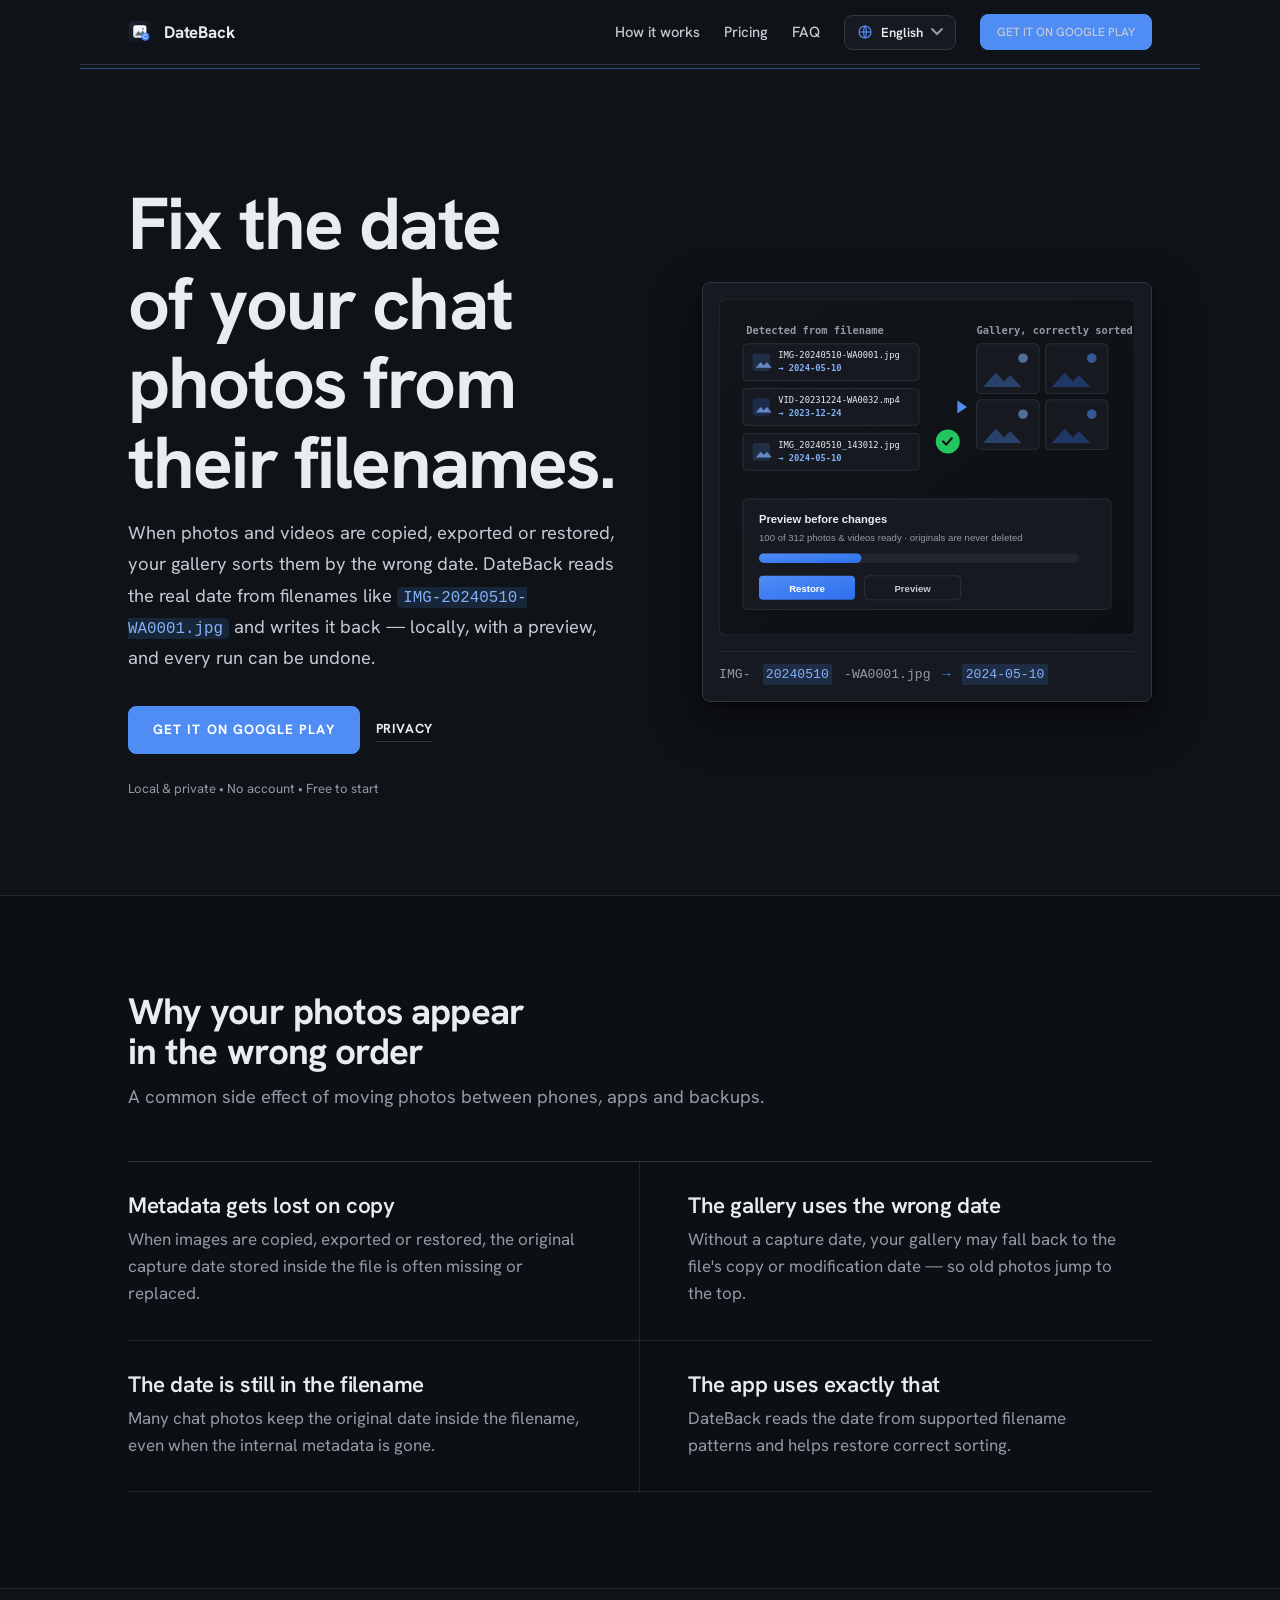
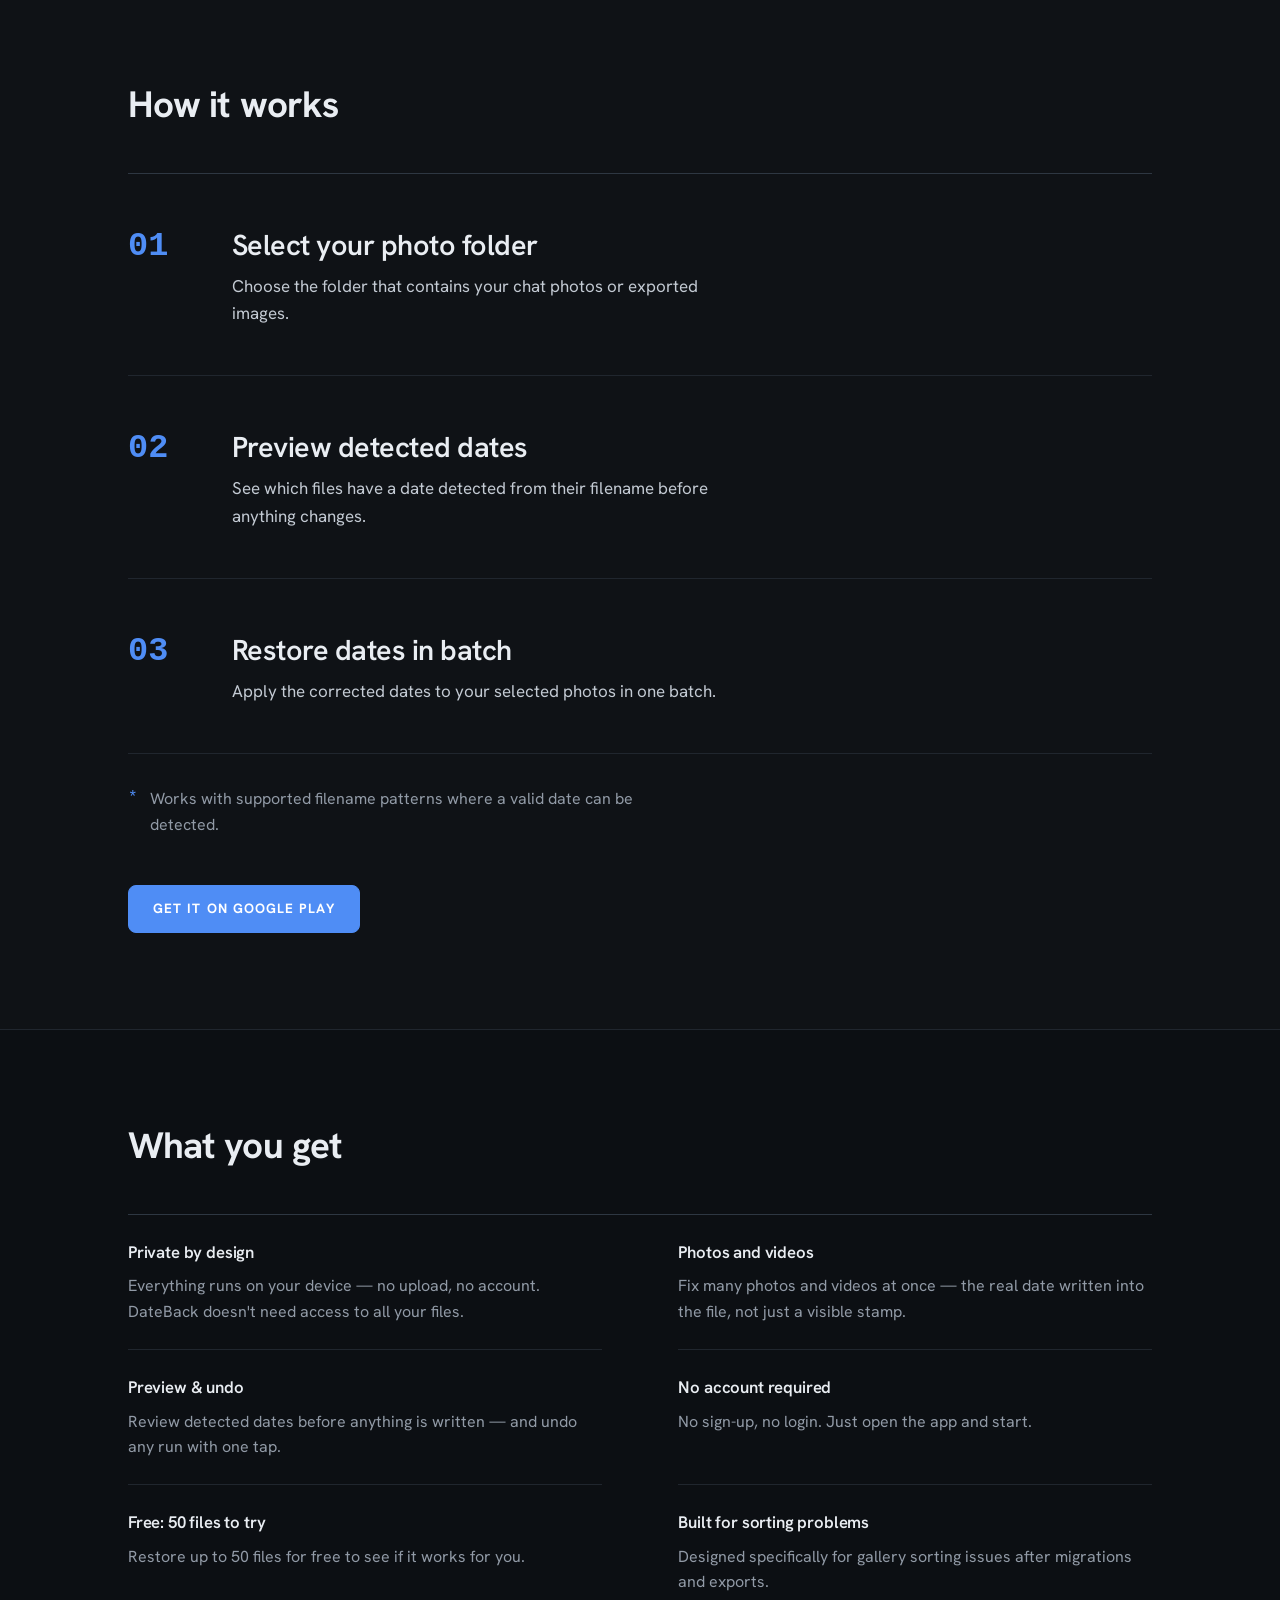
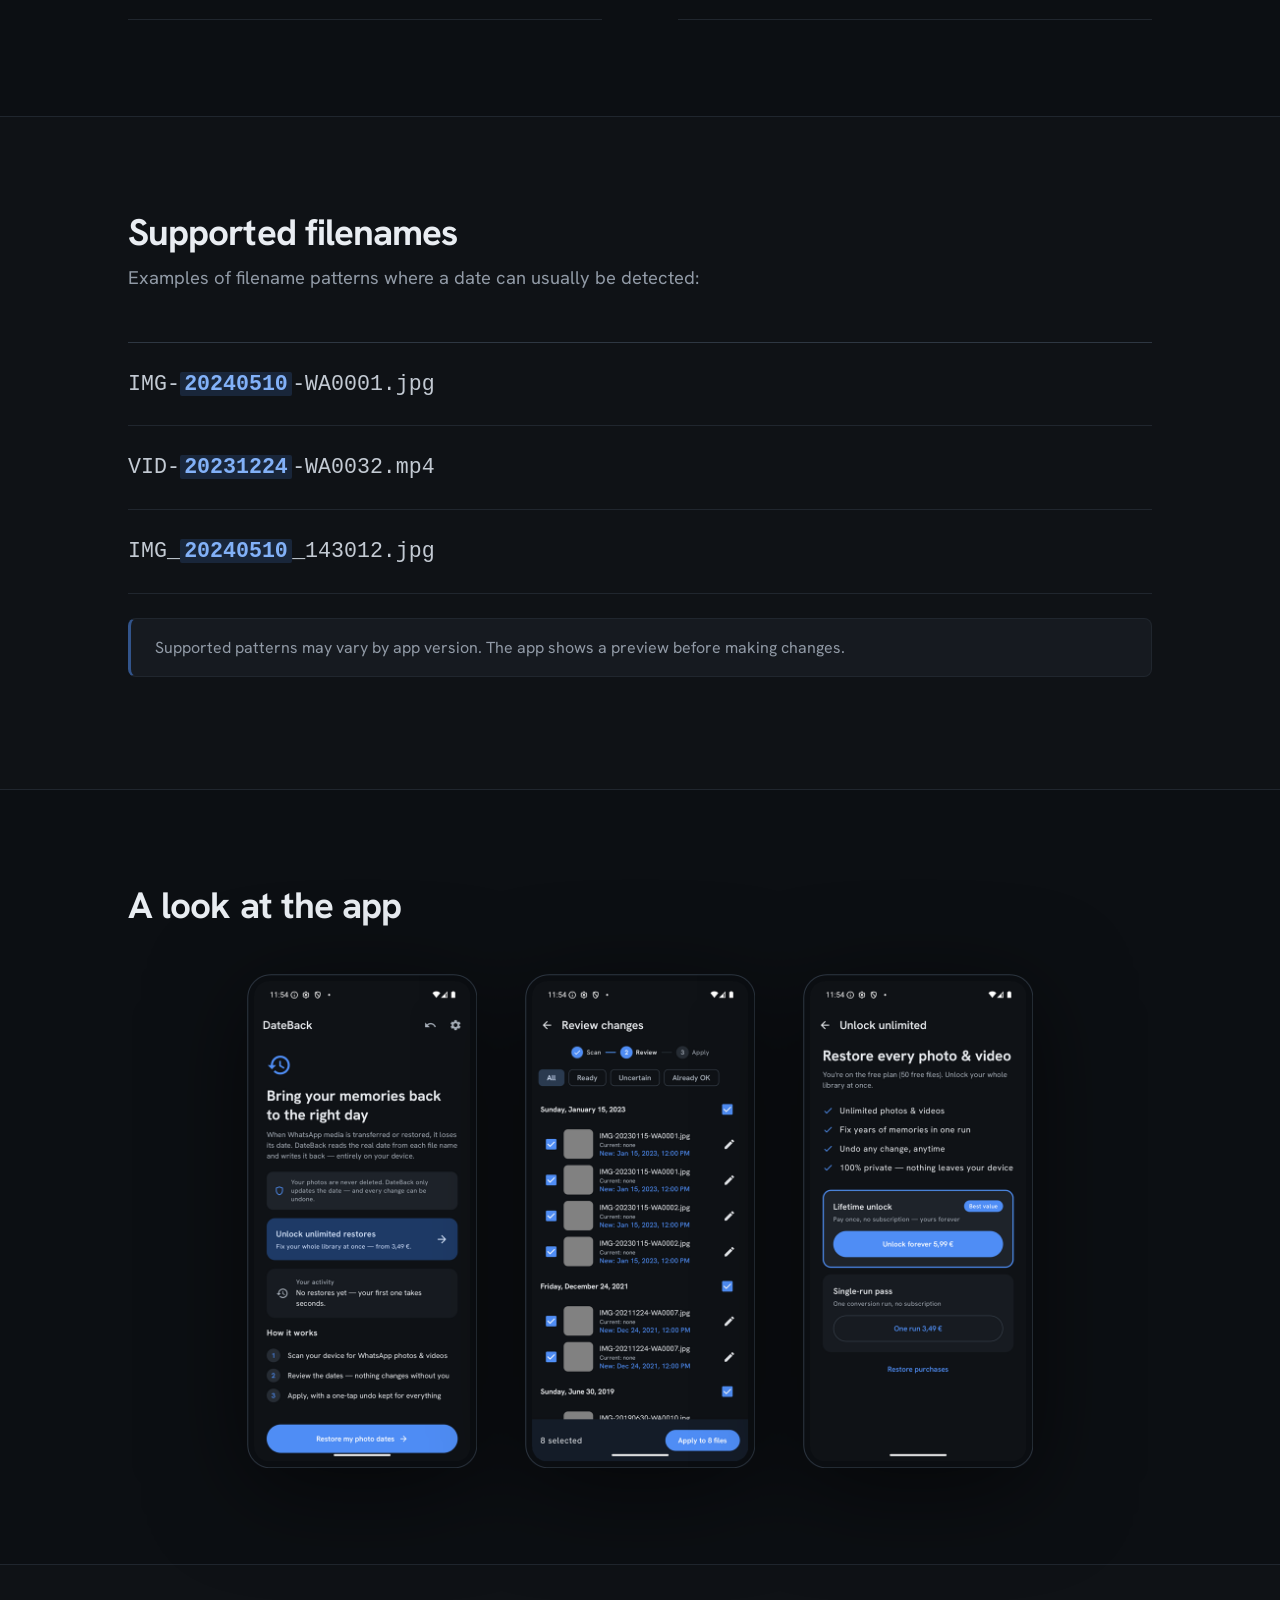
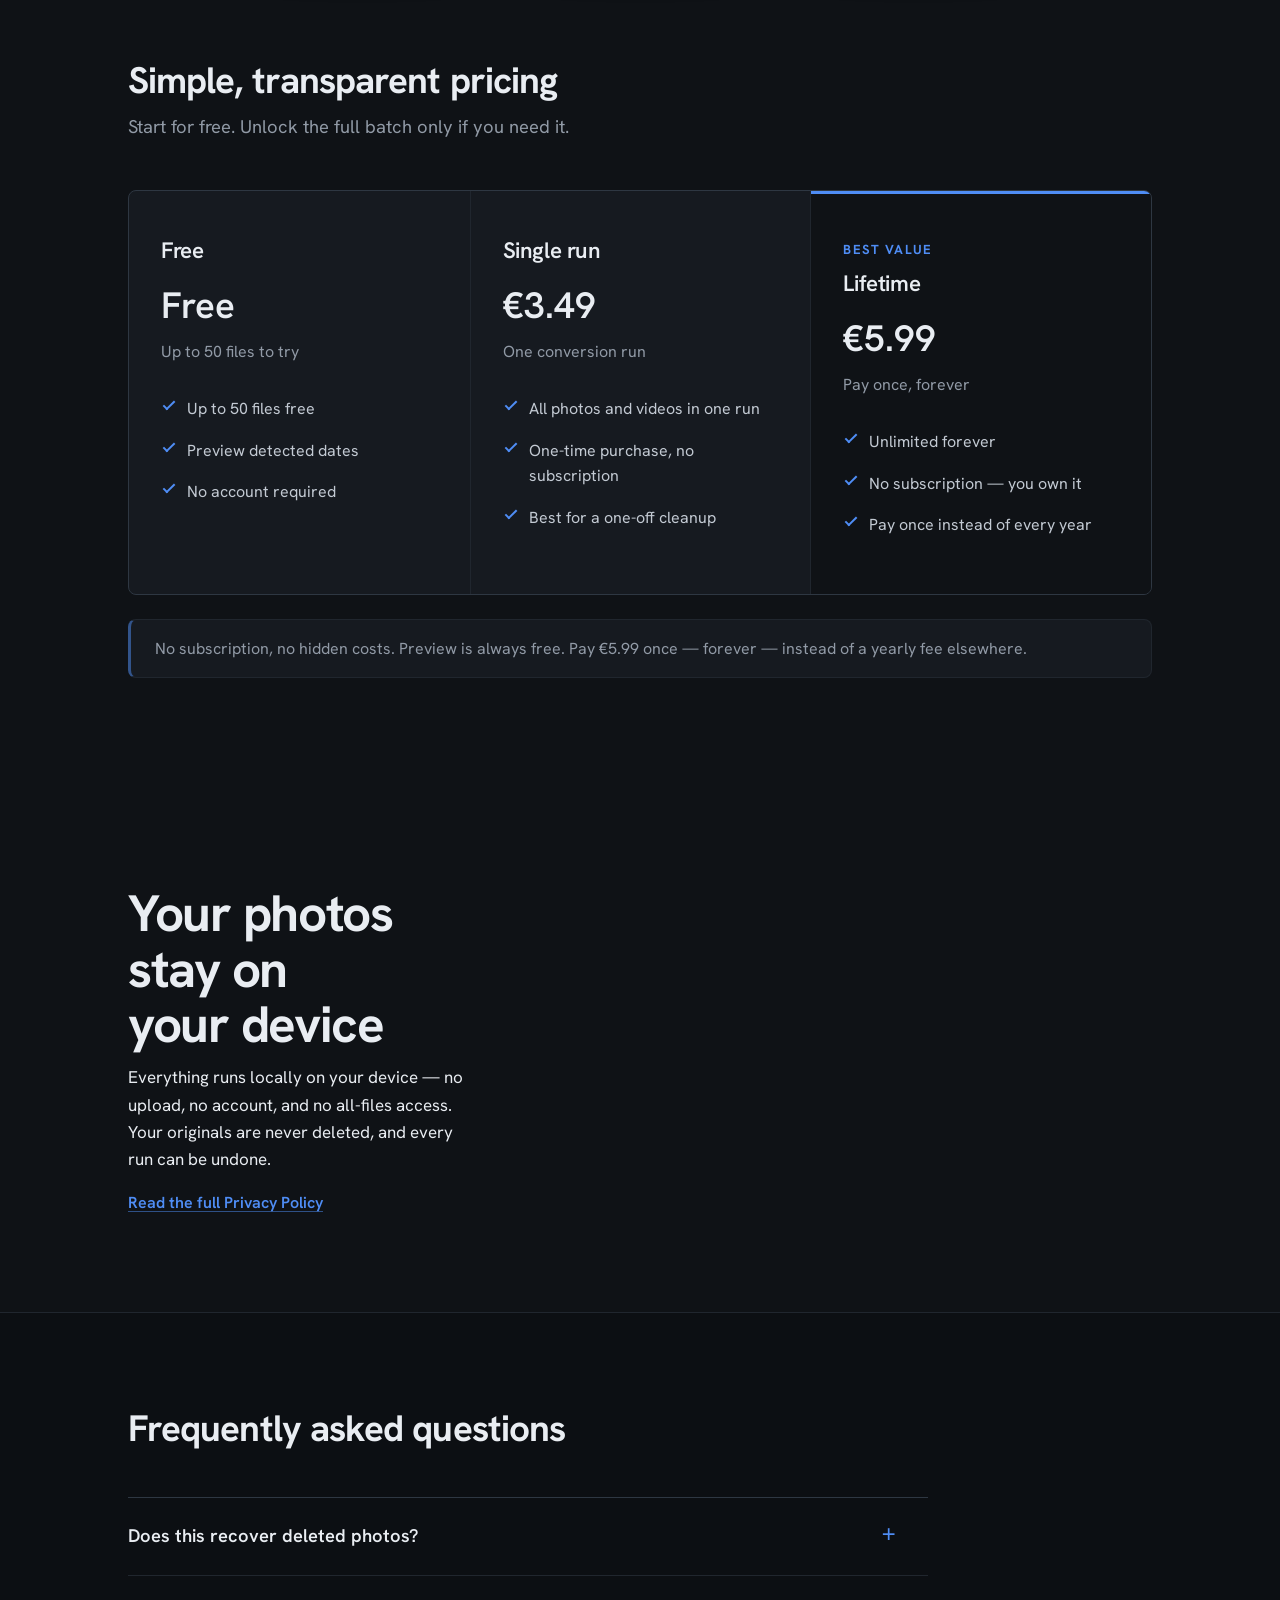
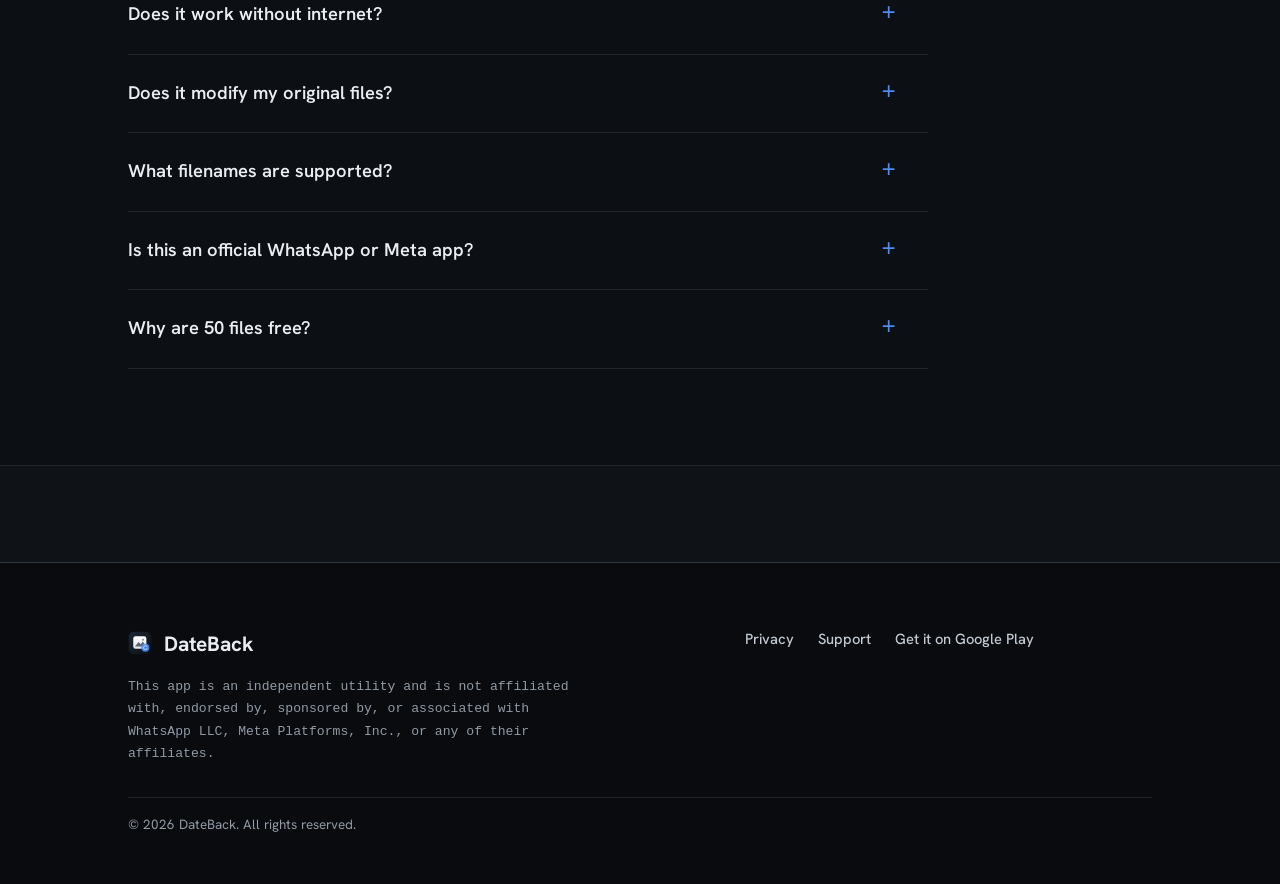
<file: index.html>
<!DOCTYPE html>
<html lang="de">
<head>
  <meta charset="UTF-8">
  <meta name="viewport" content="width=device-width, initial-scale=1">
  <title data-i18n="meta.title">DateBack – Fotodaten aus Dateinamen wiederherstellen</title>
  <meta name="description" data-i18n-attr="content" data-i18n="meta.desc" content="Stelle Fotodaten aus unterstützten Chat-Dateinamen wieder her und behebe Sortierprobleme in der Galerie – lokal auf deinem Android-Gerät.">
  <link rel="canonical" href="https://example.github.io/"><!-- TODO: replace with the real GitHub Pages URL -->

  <!-- Open Graph -->
  <meta property="og:title" content="DateBack">
  <meta property="og:description" data-i18n-attr="content" data-i18n="meta.desc" content="Fotodaten aus unterstützten Dateinamen wiederherstellen und die Galerie-Sortierung korrigieren.">
  <meta property="og:type" content="website">

  <!-- Favicon from the app icon -->
  <link rel="icon" type="image/svg+xml" href="assets/icon.svg">
  <link rel="apple-touch-icon" href="assets/icon.svg">

  <link rel="stylesheet" href="assets/styles.css">
</head>
<body>

  <header class="site-header">
    <div class="container nav">
      <a class="brand" href="index.html">
        <img src="assets/icon.svg" alt="" width="26" height="26">
        <span>DateBack</span>
      </a>
      <nav class="nav-links">
        <a class="nav-only-desktop" href="#how" data-i18n="nav.how">So funktioniert's</a>
        <a class="nav-only-desktop" href="#pricing" data-i18n="nav.pricing">Preise</a>
        <a class="nav-only-desktop" href="#faq" data-i18n="nav.faq">FAQ</a>
        <!-- Language switcher (enhanced by assets/i18n.js; the select is the fallback) -->
        <select id="langSwitcher" class="lang-switcher" aria-label="Sprache / Language"></select>
        <!-- TODO: replace "#" with the real Google Play URL -->
        <a class="btn btn-primary" href="https://play.google.com/store/apps/details?id=com.dateback.app" rel="nofollow" data-i18n="cta.play">Bei Google Play laden</a>
      </nav>
    </div>
  </header>

  <main>

    <!-- 1. HERO / FRONTISPIECE -->
    <section class="hero">
      <div class="container hero-grid">
        <div>
          <h1 data-i18n="hero.h1">Korrigiere das Datum deiner Chat-Fotos aus dem Dateinamen.</h1>
          <p class="hero-lead" data-i18n="hero.lead">
            Wenn Fotos und Videos kopiert, exportiert oder wiederhergestellt werden, sortiert deine
            Galerie sie nach dem falschen Datum. DateBack liest das echte Datum aus Dateinamen wie
            <code>IMG-20240510-WA0001.jpg</code> und schreibt es zurück – lokal, mit Vorschau und
            jederzeit umkehrbar.
          </p>
          <div class="hero-cta">
            <!-- TODO: replace "#" with the real Google Play URL -->
            <a class="btn btn-primary" href="https://play.google.com/store/apps/details?id=com.dateback.app" rel="nofollow" data-i18n="cta.play">Bei Google Play laden</a>
            <a class="link-cta" href="privacy.html" data-i18n="nav.privacy">Datenschutz</a>
          </div>
          <p class="hero-meta" data-i18n="hero.eyebrow">Lokal & privat • Kein Konto • Kostenlos starten</p>
        </div>
        <figure class="plate">
          <img src="assets/app-preview.svg"
               alt="Abstrakte Vorschau: Dateinamen mit erkannten Daten werden wiederhergestellt und in der Galerie sortiert"
               width="520" height="420" fetchpriority="high">
          <figcaption>
            IMG-<mark>20240510</mark>-WA0001.jpg
            <span class="arrow" aria-hidden="true">→</span>
            <mark>2024-05-10</mark>
          </figcaption>
        </figure>
      </div>
    </section>

    <!-- 2. § 00 — PROBLEM (ledger) -->
    <section id="problem" class="band">
      <div class="container">
        <div class="section-head">
          <h2 data-i18n="problem.h2">Warum deine Fotos in der falschen Reihenfolge erscheinen</h2>
          <p class="muted" data-i18n="problem.sub">Ein häufiger Nebeneffekt beim Wechsel zwischen Handys, Apps und Backups.</p>
        </div>
        <div class="ledger">
          <div class="ledger__row">
            <h3 data-i18n="problem.c1.t">Metadaten gehen beim Kopieren verloren</h3>
            <p data-i18n="problem.c1.b">Beim Kopieren, Exportieren oder Wiederherstellen fehlt das ursprüngliche Aufnahmedatum in der Datei oft oder wird ersetzt.</p>
          </div>
          <div class="ledger__row">
            <h3 data-i18n="problem.c2.t">Die Galerie nutzt das falsche Datum</h3>
            <p data-i18n="problem.c2.b">Ohne Aufnahmedatum greift die Galerie auf das Kopier- oder Änderungsdatum zurück – alte Fotos springen nach oben.</p>
          </div>
          <div class="ledger__row">
            <h3 data-i18n="problem.c3.t">Das Datum steckt noch im Dateinamen</h3>
            <p data-i18n="problem.c3.b">Viele Chat-Fotos behalten das ursprüngliche Datum im Dateinamen, auch wenn die internen Metadaten fehlen.</p>
          </div>
          <div class="ledger__row">
            <h3 data-i18n="problem.c4.t">Genau das nutzt die App</h3>
            <p data-i18n="problem.c4.b">DateBack liest das Datum aus unterstützten Dateinamen-Mustern und hilft, die korrekte Sortierung wiederherzustellen.</p>
          </div>
        </div>
      </div>
    </section>

    <!-- 3. § 01–03 — THE WORKFLOW (the spine) -->
    <section id="how">
      <div class="container">
        <div class="section-head">
          <h2 data-i18n="how.h2">So funktioniert's</h2>
        </div>
        <div class="stages">
          <div class="stage">
            <div class="stage__no">01</div>
            <div class="stage__body">
              <h3 data-i18n="how.s1.t">Fotoordner auswählen</h3>
              <p data-i18n="how.s1.b">Wähle den Ordner mit deinen Chat-Fotos oder exportierten Bildern.</p>
            </div>
          </div>
          <div class="stage">
            <div class="stage__no">02</div>
            <div class="stage__body">
              <h3 data-i18n="how.s2.t">Erkannte Daten ansehen</h3>
              <p data-i18n="how.s2.b">Sieh dir an, bei welchen Dateien ein Datum aus dem Dateinamen erkannt wurde – bevor etwas geändert wird.</p>
            </div>
          </div>
          <div class="stage">
            <div class="stage__no">03</div>
            <div class="stage__body">
              <h3 data-i18n="how.s3.t">Daten im Stapel wiederherstellen</h3>
              <p data-i18n="how.s3.b">Wende die korrigierten Daten in einem Durchgang auf deine ausgewählten Fotos an.</p>
            </div>
          </div>
        </div>
        <p class="footnote" data-i18n="how.note">
          Funktioniert mit unterstützten Dateinamen-Mustern, bei denen ein gültiges Datum erkannt werden kann.
        </p>
        <div class="workflow-cta">
          <!-- TODO: replace "#" with the real Google Play URL -->
          <a class="btn btn-primary" href="https://play.google.com/store/apps/details?id=com.dateback.app" rel="nofollow" data-i18n="cta.play">Bei Google Play laden</a>
        </div>
      </div>
    </section>

    <!-- 4. BENEFITS — register -->
    <section class="band">
      <div class="container">
        <div class="section-head">
          <h2 data-i18n="benefits.h2">Das bekommst du</h2>
        </div>
        <dl class="register">
          <div>
            <dt data-i18n="benefits.b1.t">Privat by Design</dt>
            <dd data-i18n="benefits.b1.b">Alles läuft auf deinem Gerät – kein Upload, kein Konto. DateBack braucht keinen Zugriff auf alle Dateien.</dd>
          </div>
          <div>
            <dt data-i18n="benefits.b2.t">Fotos und Videos</dt>
            <dd data-i18n="benefits.b2.b">Korrigiere viele Fotos und Videos auf einmal – mit echtem Datum in der Datei, nicht nur einem sichtbaren Stempel.</dd>
          </div>
          <div>
            <dt data-i18n="benefits.b3.t">Vorschau & Undo</dt>
            <dd data-i18n="benefits.b3.b">Prüfe die erkannten Daten, bevor etwas geschrieben wird – und mach jeden Lauf mit einem Tippen rückgängig.</dd>
          </div>
          <div>
            <dt data-i18n="benefits.b4.t">Kein Konto nötig</dt>
            <dd data-i18n="benefits.b4.b">Keine Registrierung, kein Login. Einfach App öffnen und loslegen.</dd>
          </div>
          <div>
            <dt data-i18n="benefits.b5.t">Kostenlos: 50 Dateien zum Ausprobieren</dt>
            <dd data-i18n="benefits.b5.b">Stelle bis zu 50 Dateien kostenlos wieder her und teste, ob es für dich funktioniert.</dd>
          </div>
          <div>
            <dt data-i18n="benefits.b6.t">Für Sortierprobleme gemacht</dt>
            <dd data-i18n="benefits.b6.b">Speziell für Galerie-Sortierprobleme nach Migrationen und Exporten entwickelt.</dd>
          </div>
        </dl>
      </div>
    </section>

    <!-- 5. SUPPORTED FILENAMES — specimen -->
    <section id="filenames">
      <div class="container">
        <div class="section-head">
          <h2 data-i18n="files.h2">Unterstützte Dateinamen</h2>
          <p class="muted" data-i18n="files.sub">Beispiele für Dateinamen-Muster, bei denen ein Datum meist erkannt werden kann:</p>
        </div>
        <ul class="specimen">
          <li>IMG-<mark>20240510</mark>-WA0001.jpg</li>
          <li>VID-<mark>20231224</mark>-WA0032.mp4</li>
          <li>IMG_<mark>20240510</mark>_143012.jpg</li>
        </ul>
        <p class="note" data-i18n="files.note">
          Unterstützte Muster können je nach App-Version variieren. Die App zeigt vor Änderungen eine Vorschau.
        </p>
      </div>
    </section>

    <!-- 6. SCREENSHOTS — real app screens (localised; src swapped per language by i18n.js) -->
    <section id="screenshots" class="band">
      <div class="container">
        <div class="section-head">
          <h2 data-i18n="shots.h2">Ein Blick in die App</h2>
        </div>
        <div class="shots">
          <img class="shot" data-shot="home" src="assets/screenshots/de-home.png" alt="DateBack" loading="lazy" decoding="async" width="234" height="503">
          <img class="shot" data-shot="preview" src="assets/screenshots/de-preview.png" alt="DateBack" loading="lazy" decoding="async" width="234" height="503">
          <img class="shot" data-shot="paywall" src="assets/screenshots/de-paywall.png" alt="DateBack" loading="lazy" decoding="async" width="234" height="503">
        </div>
      </div>
    </section>

    <!-- 7. PRICING — table -->
    <section id="pricing">
      <div class="container">
        <div class="section-head">
          <h2 data-i18n="price.h2">Einfache, transparente Preise</h2>
          <p class="muted" data-i18n="price.sub">Kostenlos starten. Den vollen Stapel nur freischalten, wenn du ihn brauchst.</p>
        </div>
        <div class="price-table price-table--three">
          <div class="tier">
            <h3 data-i18n="price.free.t">Kostenlos</h3>
            <div class="price" data-i18n="price.free.price">Kostenlos</div>
            <p class="price-desc" data-i18n="price.free.desc">Bis zu 50 Dateien zum Ausprobieren</p>
            <ul>
              <li data-i18n="price.free.l1">Bis zu 50 Dateien gratis</li>
              <li data-i18n="price.free.l2">Erkannte Daten als Vorschau</li>
              <li data-i18n="price.free.l3">Kein Konto nötig</li>
            </ul>
          </div>
          <div class="tier">
            <h3 data-i18n="price.full.t">Einzellauf</h3>
            <div class="price" data-i18n="price.full.price">3,49 €</div>
            <p class="price-desc" data-i18n="price.full.desc">Ein Durchlauf</p>
            <ul>
              <li data-i18n="price.full.l1">Alle Fotos und Videos in einem Lauf</li>
              <li data-i18n="price.full.l2">Einmalkauf, kein Abo</li>
              <li data-i18n="price.full.l3">Ideal fürs einmalige Aufräumen</li>
            </ul>
          </div>
          <div class="tier tier--featured">
            <span class="tier__tag" data-i18n="price.life.badge">Bester Wert</span>
            <h3 data-i18n="price.life.t">Lifetime</h3>
            <!-- price is shown here as plain text so it is easy to change. -->
            <div class="price" data-i18n="price.life.price">5,99 €</div>
            <p class="price-desc" data-i18n="price.life.desc">Einmal zahlen, für immer</p>
            <ul>
              <li data-i18n="price.life.l1">Für immer unbegrenzt</li>
              <li data-i18n="price.life.l2">Kein Abo — es gehört dir</li>
              <li data-i18n="price.life.l3">Einmal statt jedes Jahr zahlen</li>
            </ul>
          </div>
        </div>
        <p class="note" style="margin-top:24px" data-i18n="price.note">
          Kein Abo, keine versteckten Kosten. Die Vorschau ist immer gratis. Einmal 5,99 € — für immer, statt einer Jahresgebühr anderswo.
        </p>
      </div>
    </section>

    <!-- 8. PRIVACY — statement -->
    <section id="privacy">
      <div class="container">
        <div class="statement">
          <h2 data-i18n="privacy.teaser.h2">Deine Fotos bleiben auf deinem Gerät</h2>
        </div>
        <p class="statement" data-i18n="privacy.teaser.p">
          Alles läuft lokal auf deinem Gerät – kein Upload, kein Konto und kein Zugriff auf alle
          Dateien. Deine Originale werden nie gelöscht, und jeder Lauf lässt sich rückgängig machen.
        </p>
        <a class="read-more" href="privacy.html" data-i18n="privacy.teaser.btn">Vollständige Datenschutzerklärung lesen</a>
      </div>
    </section>

    <!-- 9. FAQ -->
    <section id="faq" class="band">
      <div class="container">
        <div class="section-head">
          <h2 data-i18n="faq.h2">Häufige Fragen</h2>
        </div>
        <div class="faq">
          <details>
            <summary data-i18n="faq.q1">Stellt das gelöschte Fotos wieder her?</summary>
            <p data-i18n="faq.a1">Nein. Die App stellt keine gelöschten Dateien wieder her. Sie hilft nur, Datumsangaben für Dateien wiederherzustellen, die bereits auf deinem Gerät vorhanden sind.</p>
          </details>
          <details>
            <summary data-i18n="faq.q2">Funktioniert es ohne Internet?</summary>
            <p data-i18n="faq.a2">Die Kernfunktion – Daten aus Dateinamen lesen und wiederherstellen – ist für die lokale Verarbeitung auf deinem Gerät ausgelegt. Eine Internetverbindung kann für Käufe oder, falls später hinzugefügt, für optionale Werbung genutzt werden.</p>
          </details>
          <details>
            <summary data-i18n="faq.q3">Verändert es meine Originaldateien?</summary>
            <p data-i18n="faq.a3">DateBack zeigt vor jeder Änderung eine Vorschau und führt ein Undo-Protokoll – du kannst jeden Lauf rückgängig machen. Im Kopie-Modus bleiben deine Originale unberührt und es werden korrigierte Kopien gespeichert. Originale werden nie gelöscht.</p>
          </details>
          <details>
            <summary data-i18n="faq.q4">Welche Dateinamen werden unterstützt?</summary>
            <p data-i18n="faq.a4">Dateinamen, die ein erkennbares Datum enthalten, z. B. <code>IMG-20240510-WA0001.jpg</code> oder <code>IMG_20240510_143012.jpg</code>. Unterstützte Muster können je nach App-Version variieren, und die App zeigt vor Änderungen eine Vorschau.</p>
          </details>
          <details>
            <summary data-i18n="faq.q5">Ist das eine offizielle WhatsApp- oder Meta-App?</summary>
            <p data-i18n="faq.a5">Nein. Diese App ist ein unabhängiges Hilfsprogramm und steht in keiner Verbindung zu WhatsApp LLC, Meta Platforms, Inc. oder deren verbundenen Unternehmen und wird von diesen weder unterstützt noch gesponsert. „WhatsApp“ wird nur erwähnt, um die Art der Dateinamen zu beschreiben, mit denen die App arbeiten kann.</p>
          </details>
          <details>
            <summary data-i18n="faq.q6">Warum sind 50 Dateien kostenlos?</summary>
            <p data-i18n="faq.a6">Kostenlos kannst du bis zu 50 Dateien wiederherstellen und prüfen, ob DateBack für deine Dateien funktioniert, bevor du kaufst. Ein Einzellauf (3,49 €) schaltet einen kompletten Durchlauf frei; die Lifetime-Freischaltung (5,99 €) hebt das Limit für immer auf — kein Abo.</p>
          </details>
        </div>
      </div>
    </section>

  </main>

  <!-- 10. FOOTER — colophon (Ft4) -->
  <footer class="site-footer">
    <div class="container">
      <div class="colophon">
        <div>
          <a class="brand" href="index.html">
            <img src="assets/icon.svg" alt="" width="26" height="26">
            <span>DateBack</span>
          </a>
          <p class="colophon__note disclaimer" data-i18n="disclaimer">
            Diese App ist ein unabhängiges Hilfsprogramm und steht in keiner Verbindung zu WhatsApp LLC,
            Meta Platforms, Inc. oder deren verbundenen Unternehmen und wird von diesen weder unterstützt
            noch gesponsert.
          </p>
        </div>
        <div>
          <nav class="footer-links">
            <a href="privacy.html" data-i18n="nav.privacy">Datenschutz</a>
            <a href="support.html" data-i18n="nav.support">Support</a>
            <!-- TODO: replace "#" with the real Google Play URL -->
            <a href="https://play.google.com/store/apps/details?id=com.dateback.app" rel="nofollow" data-i18n="cta.play">Bei Google Play laden</a>
          </nav>
        </div>
      </div>
      <div class="footer-bottom">
        <p data-i18n="copyright">© 2026 DateBack. Alle Rechte vorbehalten.</p>
      </div>
    </div>
  </footer>

  <script src="assets/i18n.js"></script>
</body>
</html>
</file>
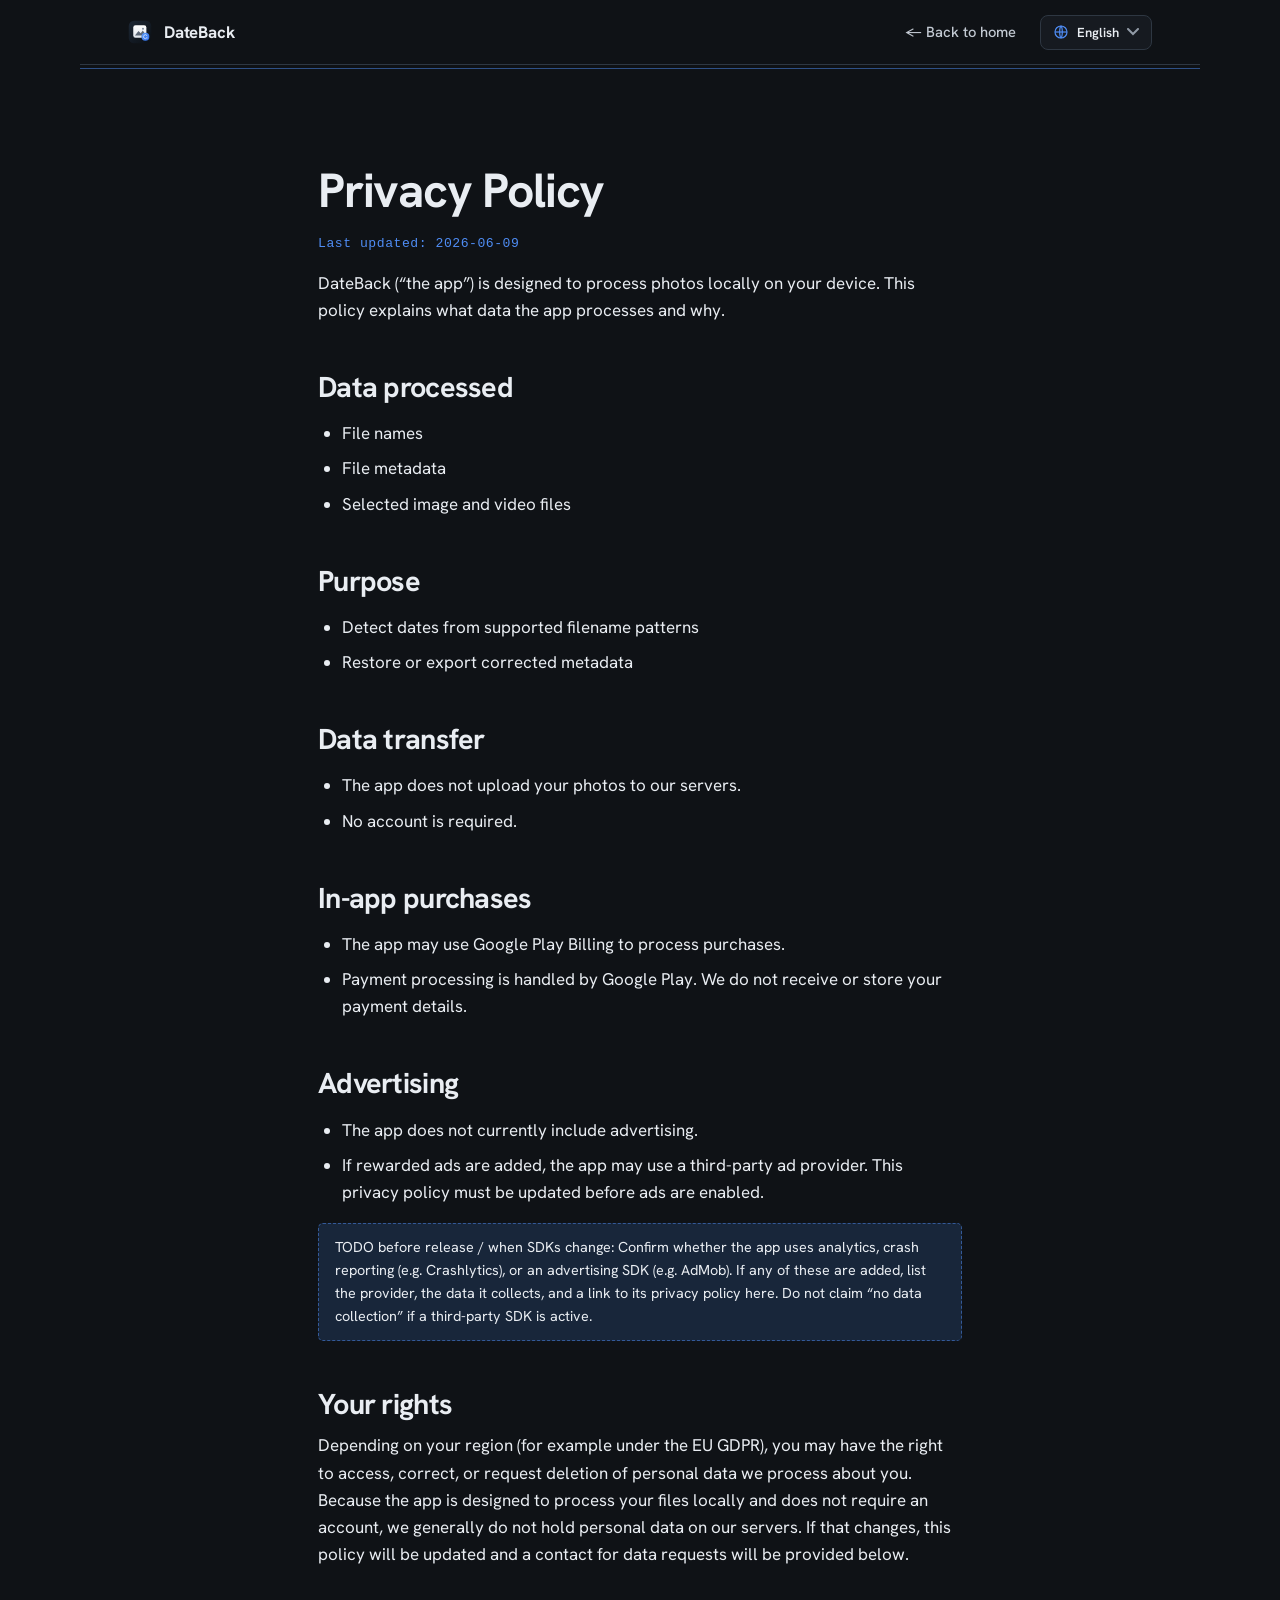
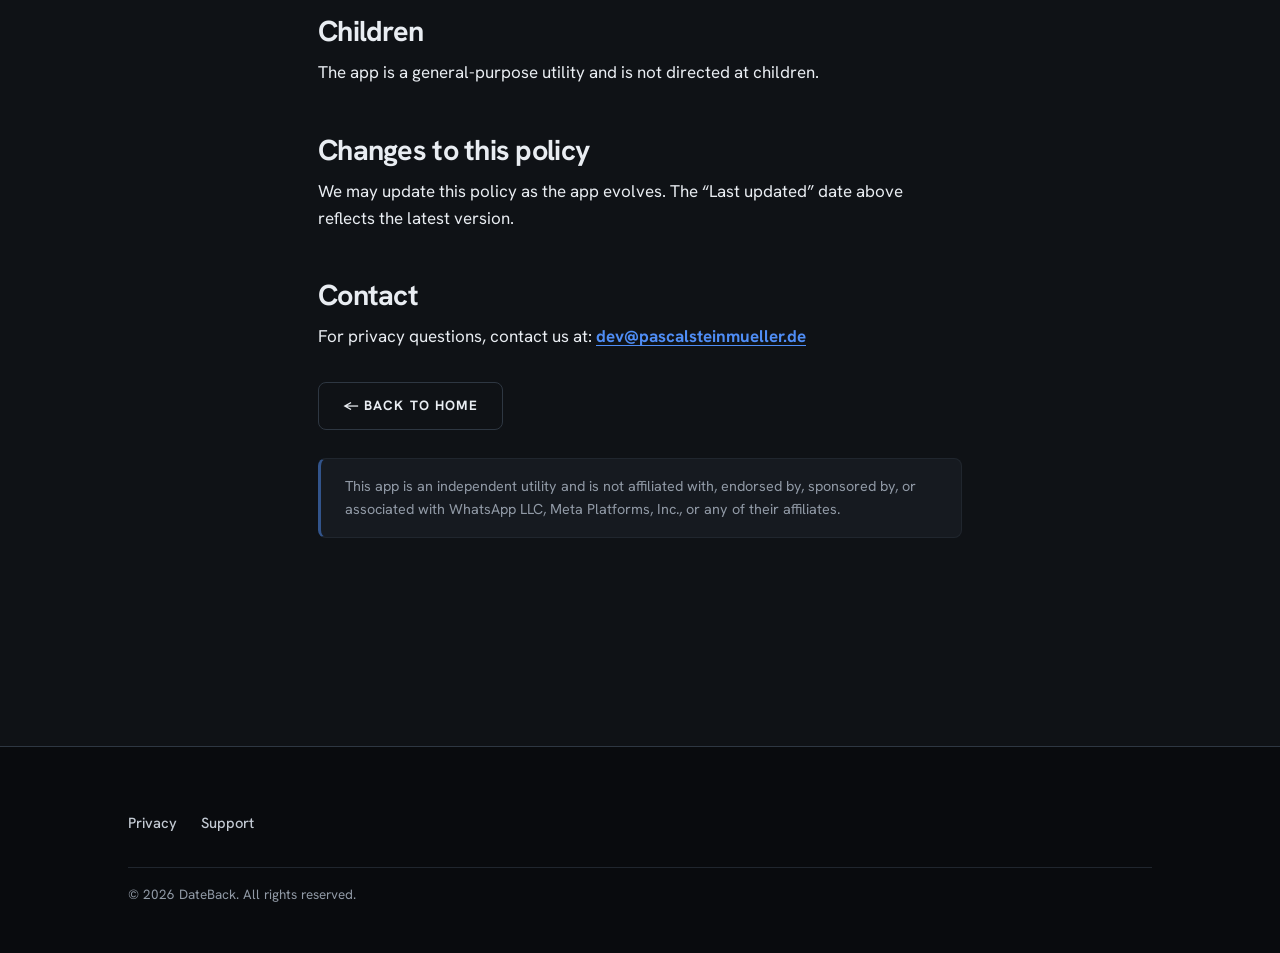
<file: privacy.html>
<!DOCTYPE html>
<html lang="de">
<head>
  <meta charset="UTF-8">
  <meta name="viewport" content="width=device-width, initial-scale=1">
  <title data-i18n="pp.title">Datenschutzerklärung – DateBack</title>
  <meta name="description" data-i18n-attr="content" data-i18n="pp.intro" content="Datenschutzerklärung für DateBack. Die App ist darauf ausgelegt, Dateinamen und Metadaten lokal auf deinem Gerät zu verarbeiten.">
  <meta name="robots" content="index, follow">
  <link rel="icon" type="image/svg+xml" href="assets/icon.svg">
  <link rel="stylesheet" href="assets/styles.css">
</head>
<body>

  <header class="site-header">
    <div class="container nav">
      <a class="brand" href="index.html">
        <img src="assets/icon.svg" alt="" width="28" height="28">
        <span>DateBack</span>
      </a>
      <nav class="nav-links">
        <a href="index.html" data-i18n="pp.back">← Zurück zur Startseite</a>
        <select id="langSwitcher" class="lang-switcher" aria-label="Sprache / Language"></select>
      </nav>
    </div>
  </header>

  <main class="article">
    <div class="container">
      <h1 data-i18n="pp.h1">Datenschutzerklärung</h1>
      <p class="lastupdated" data-i18n="pp.updated">Zuletzt aktualisiert: [DATUM EINFÜGEN]</p>

      <p data-i18n="pp.intro">DateBack („die App“) ist darauf ausgelegt, Fotos lokal auf deinem Gerät zu verarbeiten. Diese Erklärung beschreibt, welche Daten die App verarbeitet und warum.</p>

      <h2 data-i18n="pp.dataproc.h">Verarbeitete Daten</h2>
      <ul>
        <li data-i18n="pp.dataproc.l1">Dateinamen</li>
        <li data-i18n="pp.dataproc.l2">Datei-Metadaten</li>
        <li data-i18n="pp.dataproc.l3">Ausgewählte Bild- und Videodateien</li>
      </ul>

      <h2 data-i18n="pp.purpose.h">Zweck</h2>
      <ul>
        <li data-i18n="pp.purpose.l1">Daten aus unterstützten Dateinamen-Mustern erkennen</li>
        <li data-i18n="pp.purpose.l2">Korrigierte Metadaten wiederherstellen oder exportieren</li>
      </ul>

      <h2 data-i18n="pp.transfer.h">Datenübertragung</h2>
      <ul>
        <li data-i18n="pp.transfer.l1">Die App lädt deine Fotos nicht auf unsere Server hoch.</li>
        <li data-i18n="pp.transfer.l2">Es ist kein Konto erforderlich.</li>
      </ul>

      <h2 data-i18n="pp.iap.h">In-App-Käufe</h2>
      <ul>
        <li data-i18n="pp.iap.l1">Die App kann Google Play Billing für die Abwicklung von Käufen verwenden.</li>
        <li data-i18n="pp.iap.l2">Die Zahlungsabwicklung erfolgt über Google Play. Wir erhalten oder speichern deine Zahlungsdaten nicht.</li>
      </ul>

      <h2 data-i18n="pp.ads.h">Werbung</h2>
      <ul>
        <li data-i18n="pp.ads.l1">Die App enthält derzeit keine Werbung.</li>
        <li data-i18n="pp.ads.l2">Falls belohnte Werbeanzeigen hinzugefügt werden, kann die App einen Drittanbieter für Werbung verwenden. Diese Datenschutzerklärung muss aktualisiert werden, bevor Werbung aktiviert wird.</li>
      </ul>

      <div class="todo" data-i18n="pp.todo">
        TODO vor Release / bei SDK-Änderungen: Prüfe, ob die App Analyse-Tools, Absturzberichte (z. B. Crashlytics) oder ein Werbe-SDK (z. B. AdMob) nutzt. Falls ja, nenne hier den Anbieter, die erhobenen Daten und einen Link zu dessen Datenschutzerklärung. Behaupte nicht „keine Datenerhebung“, wenn ein Drittanbieter-SDK aktiv ist.
      </div>

      <h2 data-i18n="pp.rights.h">Deine Rechte</h2>
      <p data-i18n="pp.rights.p">Je nach Region (z. B. nach der EU-DSGVO) hast du möglicherweise das Recht, Auskunft über die von uns verarbeiteten personenbezogenen Daten zu verlangen sowie deren Berichtigung oder Löschung zu fordern. Da die App auf lokale Verarbeitung ausgelegt ist und kein Konto erfordert, speichern wir in der Regel keine personenbezogenen Daten auf unseren Servern. Sollte sich dies ändern, wird diese Erklärung aktualisiert und ein Kontakt für Datenanfragen ergänzt.</p>

      <h2 data-i18n="pp.children.h">Kinder</h2>
      <p data-i18n="pp.children.p">Die App ist ein universelles Hilfsprogramm und richtet sich nicht an Kinder.</p>

      <h2 data-i18n="pp.changes.h">Änderungen dieser Erklärung</h2>
      <p data-i18n="pp.changes.p">Wir können diese Erklärung im Zuge der Weiterentwicklung der App aktualisieren. Das Datum „Zuletzt aktualisiert“ oben gibt die neueste Version an.</p>

      <h2 data-i18n="pp.contact.h">Kontakt</h2>
      <p>
        <span data-i18n="pp.contact.p">Bei Fragen zum Datenschutz kontaktiere uns unter:</span>
        <a href="mailto:dev@pascalsteinmueller.de"><strong>dev@pascalsteinmueller.de</strong></a>
      </p>

      <p style="margin-top:32px"><a class="btn btn-secondary" href="index.html" data-i18n="pp.back">← Zurück zur Startseite</a></p>

      <p class="note disclaimer" style="margin-top:28px" data-i18n="disclaimer">
        Diese App ist ein unabhängiges Hilfsprogramm und steht in keiner Verbindung zu WhatsApp LLC,
        Meta Platforms, Inc. oder deren verbundenen Unternehmen und wird von diesen weder unterstützt
        noch gesponsert.
      </p>
    </div>
  </main>

  <footer class="site-footer">
    <div class="container">
      <nav class="footer-links">
        <a href="privacy.html" data-i18n="nav.privacy">Datenschutz</a>
        <a href="support.html" data-i18n="nav.support">Support</a>
      </nav>
      <div class="footer-bottom"><p data-i18n="copyright">© 2026 DateBack. Alle Rechte vorbehalten.</p></div>
    </div>
  </footer>

  <script src="assets/i18n.js"></script>
</body>
</html>
</file>
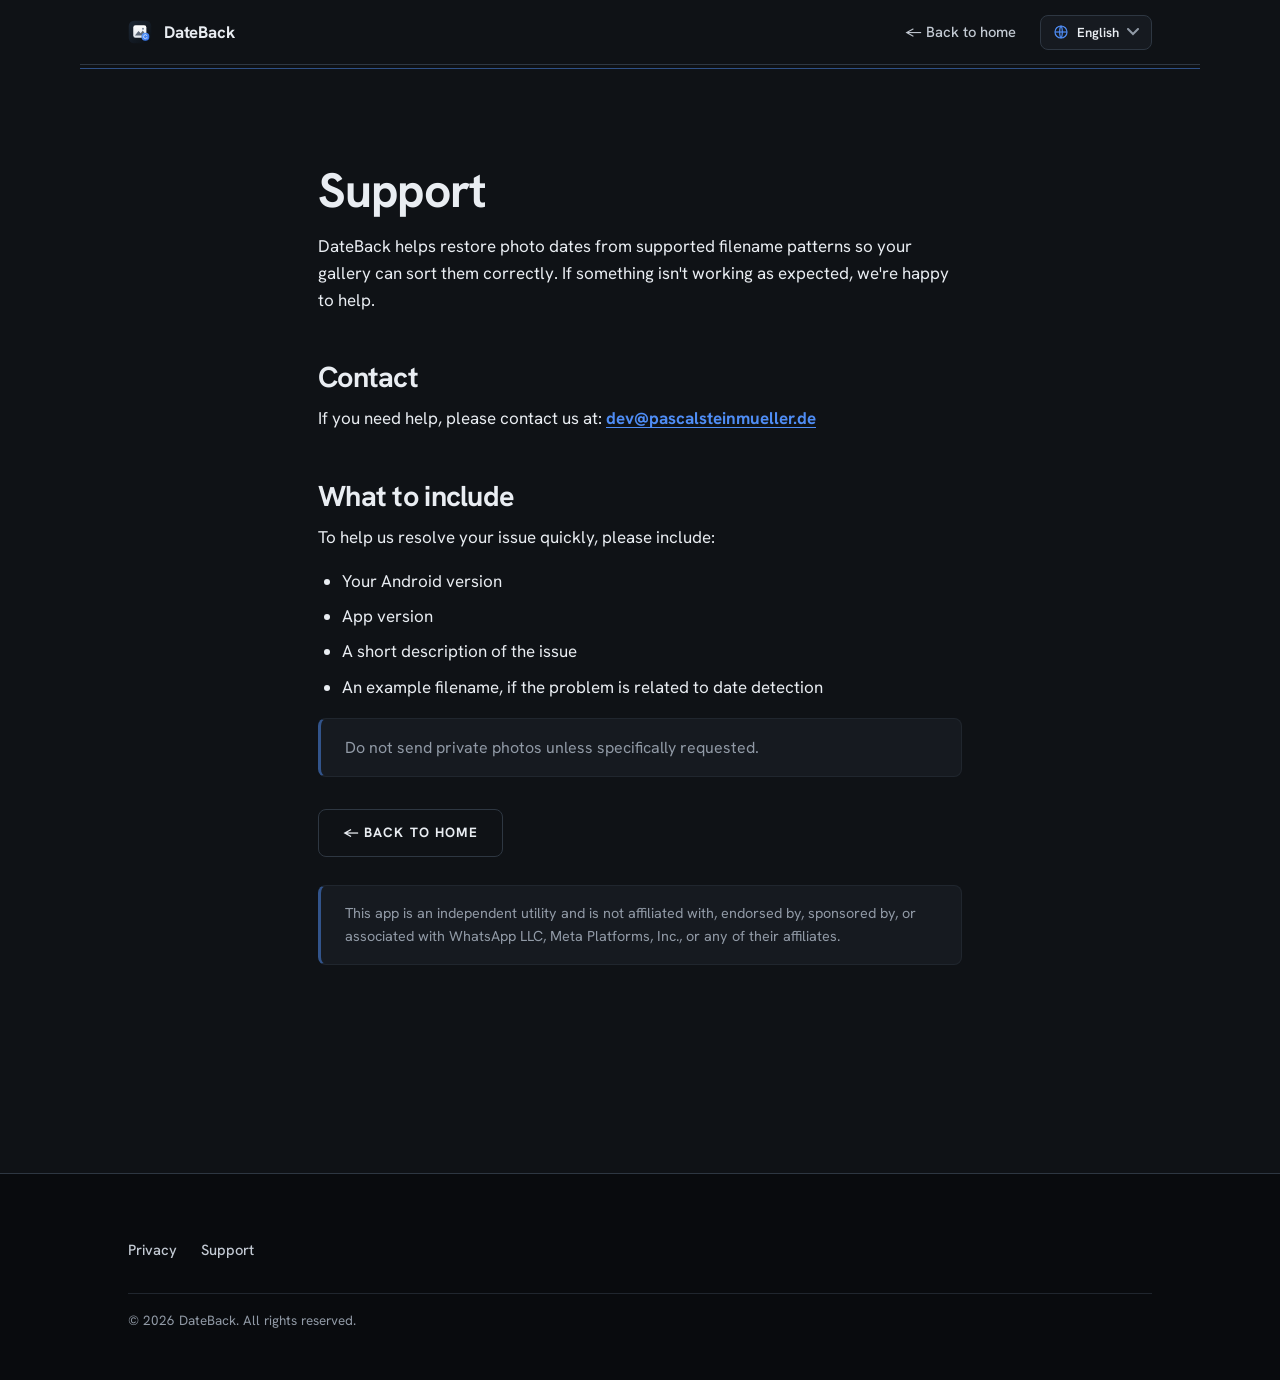
<file: support.html>
<!DOCTYPE html>
<html lang="de">
<head>
  <meta charset="UTF-8">
  <meta name="viewport" content="width=device-width, initial-scale=1">
  <title data-i18n="sp.title">Support – DateBack</title>
  <meta name="description" data-i18n-attr="content" data-i18n="sp.intro" content="Hilfe zu DateBack. Kontaktiere den Support und erfahre, welche Angaben deine Anfrage enthalten sollte.">
  <meta name="robots" content="index, follow">
  <link rel="icon" type="image/svg+xml" href="assets/icon.svg">
  <link rel="stylesheet" href="assets/styles.css">
</head>
<body>

  <header class="site-header">
    <div class="container nav">
      <a class="brand" href="index.html">
        <img src="assets/icon.svg" alt="" width="28" height="28">
        <span>DateBack</span>
      </a>
      <nav class="nav-links">
        <a href="index.html" data-i18n="sp.back">← Zurück zur Startseite</a>
        <select id="langSwitcher" class="lang-switcher" aria-label="Sprache / Language"></select>
      </nav>
    </div>
  </header>

  <main class="article">
    <div class="container">
      <h1 data-i18n="sp.h1">Support</h1>
      <p data-i18n="sp.intro">DateBack hilft, Fotodaten aus unterstützten Dateinamen-Mustern wiederherzustellen, damit deine Galerie sie korrekt sortieren kann. Wenn etwas nicht wie erwartet funktioniert, helfen wir gern.</p>

      <h2 data-i18n="sp.contact.h">Kontakt</h2>
      <p>
        <span data-i18n="sp.contact.p">Wenn du Hilfe brauchst, kontaktiere uns bitte unter:</span>
        <a href="mailto:dev@pascalsteinmueller.de"><strong>dev@pascalsteinmueller.de</strong></a>
      </p>

      <h2 data-i18n="sp.include.h">Was du angeben solltest</h2>
      <p data-i18n="sp.include.p">Damit wir dein Anliegen schnell lösen können, gib bitte an:</p>
      <ul>
        <li data-i18n="sp.include.l1">Deine Android-Version</li>
        <li data-i18n="sp.include.l2">App-Version</li>
        <li data-i18n="sp.include.l3">Eine kurze Beschreibung des Problems</li>
        <li data-i18n="sp.include.l4">Einen Beispiel-Dateinamen, falls das Problem mit der Datumserkennung zusammenhängt</li>
      </ul>

      <p class="note" data-i18n="sp.note">Sende keine privaten Fotos, sofern nicht ausdrücklich darum gebeten wird.</p>

      <p style="margin-top:32px"><a class="btn btn-secondary" href="index.html" data-i18n="sp.back">← Zurück zur Startseite</a></p>

      <p class="note disclaimer" style="margin-top:28px" data-i18n="disclaimer">
        Diese App ist ein unabhängiges Hilfsprogramm und steht in keiner Verbindung zu WhatsApp LLC,
        Meta Platforms, Inc. oder deren verbundenen Unternehmen und wird von diesen weder unterstützt
        noch gesponsert.
      </p>
    </div>
  </main>

  <footer class="site-footer">
    <div class="container">
      <nav class="footer-links">
        <a href="privacy.html" data-i18n="nav.privacy">Datenschutz</a>
        <a href="support.html" data-i18n="nav.support">Support</a>
      </nav>
      <div class="footer-bottom"><p data-i18n="copyright">© 2026 DateBack. Alle Rechte vorbehalten.</p></div>
    </div>
  </footer>

  <script src="assets/i18n.js"></script>
</body>
</html>
</file>
<file: assets/styles.css>
/* DateBack — landing page styles.
 * A sober dark "pro tool" page mirroring the Android app: cool charcoal
 * surfaces, near-white text, one deep-blue accent reserved for dates and
 * active states. Hanken Grotesk (bundled below) carries the page; a system
 * monospace is the data register for filenames and dates. Tokens live in
 * tokens.css. No external resources. No cookies, no trackers. */

@import "tokens.css";

/* Hanken Grotesk — bundled locally (no CDN) to match the app's typography
   while keeping the no-external-request privacy promise. Variable weight. */
@font-face {
  font-family: "Hanken Grotesk";
  src: url("fonts/hanken-grotesk.ttf") format("truetype-variations"),
       url("fonts/hanken-grotesk.ttf") format("truetype");
  font-weight: 100 900;
  font-style: normal;
  font-display: swap;
}

*, *::before, *::after { box-sizing: border-box; }

html { scroll-behavior: smooth; }
/* Long mono filenames must never push a horizontal scrollbar on narrow screens. */
html, body { overflow-x: clip; }

@media (prefers-reduced-motion: reduce) {
  html { scroll-behavior: auto; }
  *, *::before, *::after { animation: none !important; transition: none !important; }
}

body {
  margin: 0;
  font-family: var(--sans);
  background: var(--paper);
  color: var(--ink);
  line-height: 1.6;
  font-size: 1.0625rem;
  -webkit-font-smoothing: antialiased;
  text-rendering: optimizeLegibility;
}

.container {
  max-width: var(--maxw);
  margin: 0 auto;
  padding: 0 clamp(1rem, 4vw, var(--sp-7));
}

/* ---- Links ---- */
a { color: var(--accent); text-underline-offset: 3px; text-decoration-thickness: 1px; }
a:hover { color: var(--accent-deep); }

:focus-visible { outline: none; box-shadow: var(--focus-ring); border-radius: var(--radius-sm); }

/* ---- Typography ---- */
h1, h2, h3 {
  font-family: var(--sans);
  font-weight: 700;
  line-height: 1.08;
  letter-spacing: -0.025em;
  overflow-wrap: anywhere;
  text-wrap: balance;
  color: var(--ink);
}
h1 { font-size: var(--text-display); margin: 0 0 var(--sp-4); }
h2 { font-size: var(--text-2xl); margin: 0 0 var(--sp-3); }
h3 { font-size: var(--text-lg); margin: 0 0 var(--sp-2); font-weight: 600; letter-spacing: -0.018em; }
p  { margin: 0 0 var(--sp-4); }
.muted { color: var(--muted); }

/* mono filename / data tokens */
code {
  font-family: var(--mono);
  font-size: 0.86em;
  background: var(--accent-wash);
  color: var(--accent-deep);
  padding: 0.1em 0.4em;
  border-radius: var(--radius-sm);
  overflow-wrap: anywhere;
}

/* quiet reassurance meta line — not an eyebrow: normal case, muted, no rule */
.hero-meta {
  font-family: var(--sans);
  font-size: var(--text-sm);
  color: var(--muted);
  margin: var(--sp-5) 0 0;
}

/* ============================================================= MASTHEAD (N6-lite) */
.site-header { background: var(--paper); }
.site-header .nav {
  display: flex;
  align-items: center;
  justify-content: space-between;
  gap: var(--sp-4);
  height: var(--nav-h);
}
.brand {
  display: inline-flex;
  align-items: center;
  gap: var(--sp-3);
  font-family: var(--sans);
  font-size: 1.05rem;
  font-weight: 700;
  letter-spacing: -0.01em;
  text-transform: none;
  color: var(--ink);
  text-decoration: none;
}
.brand img { width: 24px; height: 24px; display: block; }

.nav-links { display: flex; align-items: center; gap: var(--sp-5); }
.nav-links a {
  text-decoration: none;
  color: var(--ink-2);
  font-family: var(--sans);
  font-size: 0.92rem;
  font-weight: 500;
  letter-spacing: 0;
}
.nav-links a:not(.btn):hover { color: var(--accent); }
/* the grounded double rule beneath the masthead — the almanac signature */
.site-header::after {
  content: "";
  display: block;
  height: 0;
  max-width: var(--maxw);
  margin: 0 auto;
  border-top: 1px solid var(--rule-strong);
  border-bottom: 1px solid var(--accent-line);
  padding-top: 3px;
}

/* native select stays as accessible fallback; hidden once JS enhances it */
.lang-switcher {
  appearance: none; -webkit-appearance: none;
  background: var(--paper-2);
  color: var(--ink);
  border: 1px solid var(--rule-strong);
  border-radius: var(--radius);
  padding: var(--sp-2) 28px var(--sp-2) var(--sp-3);
  font-family: var(--sans); font-size: var(--text-sm); font-weight: 600;
  cursor: pointer;
}
.lang-switcher.is-enhanced { display: none; }

/* ---- Custom themed language dropdown ---- */
.lang-select { position: relative; }
.lang-select__btn {
  display: inline-flex; align-items: center; gap: var(--sp-2);
  background: var(--paper-2);
  color: var(--ink);
  border: 1px solid var(--rule-strong);
  border-radius: var(--radius);
  padding: var(--sp-2) var(--sp-3);
  font-family: var(--sans); font-size: var(--text-sm); font-weight: 600;
  cursor: pointer;
  transition: border-color var(--dur-short) var(--ease-out),
              color var(--dur-short) var(--ease-out);
}
.lang-select__btn .globe { color: var(--accent); flex: 0 0 auto; }
.lang-select__btn .lang-select__label { white-space: nowrap; }
.lang-select__btn .chev { color: var(--muted); flex: 0 0 auto; transition: transform var(--dur-short) var(--ease-out); }
.lang-select__btn:hover { border-color: var(--accent); }
.lang-select[data-open="true"] .lang-select__btn { border-color: var(--accent); }
.lang-select[data-open="true"] .chev { transform: rotate(180deg); }

.lang-select__menu {
  position: absolute; top: calc(100% + var(--sp-2)); right: 0;
  min-width: 210px; margin: 0; padding: var(--sp-1);
  list-style: none;
  background: var(--paper-2);
  border: 1px solid var(--rule-strong);
  border-radius: var(--radius);
  box-shadow: var(--shadow);
  z-index: 40; max-height: 320px; overflow-y: auto;
  opacity: 0; visibility: hidden;
  transform: translateY(-6px) scale(0.98); transform-origin: top right;
  transition: opacity var(--dur-short) var(--ease-out),
              transform var(--dur-short) var(--ease-out), visibility var(--dur-short);
}
.lang-select[data-open="true"] .lang-select__menu { opacity: 1; visibility: visible; transform: none; }
.lang-select__opt {
  display: flex; align-items: center; gap: var(--sp-3);
  padding: var(--sp-2) var(--sp-3); border-radius: var(--radius-sm);
  color: var(--ink); cursor: pointer; outline: none;
}
.lang-select__opt .lang-select__name { flex: 1 1 auto; font-size: 0.94rem; }
.lang-select__opt .lang-select__code { font-family: var(--mono); font-size: 0.72rem; letter-spacing: 0.05em; color: var(--faint); }
.lang-select__opt .check { color: var(--accent); opacity: 0; flex: 0 0 auto; }
.lang-select__opt:hover, .lang-select__opt:focus-visible { background: var(--accent-wash); }
.lang-select__opt:focus-visible { box-shadow: var(--focus-ring); }
.lang-select__opt[aria-selected="true"] { color: var(--accent); }
.lang-select__opt[aria-selected="true"] .lang-select__code { color: var(--accent-deep); }
.lang-select__opt[aria-selected="true"] .check { opacity: 1; }

/* ============================================================= BUTTONS */
.btn {
  display: inline-flex; align-items: center; justify-content: center; gap: var(--sp-2);
  padding: var(--sp-3) var(--sp-5);
  border-radius: var(--radius);
  font-family: var(--sans); font-weight: 700; font-size: 0.84rem;
  letter-spacing: 0.08em; text-transform: uppercase; white-space: nowrap;
  text-decoration: none; border: 1.5px solid transparent; cursor: pointer;
  transition: transform 120ms var(--ease-out), background var(--dur-short) var(--ease-out),
              border-color var(--dur-short) var(--ease-out), color var(--dur-short) var(--ease-out);
}
.btn-primary { background: var(--accent); color: var(--accent-ink); border-color: var(--accent); }
.btn-primary:hover { background: var(--accent-deep); border-color: var(--accent-deep); color: var(--accent-ink); transform: translateY(-1px); }
.btn-secondary { background: transparent; color: var(--ink); border-color: var(--rule-strong); }
.btn-secondary:hover { border-color: var(--accent); color: var(--accent); }
.btn:active { transform: translateY(0); }
.btn[disabled], .btn[aria-disabled="true"] { opacity: 0.45; cursor: not-allowed; transform: none; }
/* compact masthead CTA */
.nav-links .btn { padding: var(--sp-2) var(--sp-4); font-size: 0.74rem; }

/* typographic link CTA (C3) — short, button-adjacent labels only */
.link-cta {
  font-family: var(--sans); font-weight: 700; font-size: 0.82rem;
  letter-spacing: 0.06em; text-transform: uppercase; white-space: nowrap;
  text-decoration: none; color: var(--ink);
  border-bottom: 1.5px solid var(--rule-strong); padding-bottom: 2px;
  transition: border-color var(--dur-short) var(--ease-out), color var(--dur-short) var(--ease-out);
}
.link-cta:hover { color: var(--accent); border-color: var(--accent); }

/* longer phrase links wrap naturally (read-more, policy links) */
.read-more {
  font-family: var(--sans); font-weight: 600; font-size: var(--text-base);
  color: var(--accent); text-decoration: underline; text-underline-offset: 3px;
  text-decoration-color: var(--accent-line);
}
.read-more:hover { color: var(--accent-deep); text-decoration-color: var(--accent); }

/* ============================================================= SECTIONS */
section { padding: var(--sp-9) 0; }
section[id] { scroll-margin-top: calc(var(--nav-h) + var(--sp-5)); }
.band { background: var(--paper-3); border-top: 1px solid var(--rule); border-bottom: 1px solid var(--rule); }

.section-head { max-width: var(--measure); margin-bottom: var(--sp-7); }
.section-head .muted { font-size: var(--text-md); margin: 0; }

/* ============================================================= HERO / FRONTISPIECE */
.hero { padding: clamp(var(--sp-8), 9vw, var(--sp-10)) 0 var(--sp-9); }
.hero-grid {
  display: grid;
  grid-template-columns: 1.05fr 0.95fr;
  gap: clamp(var(--sp-6), 6vw, var(--sp-9));
  align-items: center;
}
.hero h1 { max-width: 15ch; }
.hero-lead { font-size: var(--text-md); color: var(--ink-2); max-width: 50ch; line-height: 1.7; }
.hero-cta { display: flex; flex-wrap: wrap; gap: var(--sp-4); align-items: center; margin-top: var(--sp-6); }

/* the app preview, set as an editorial plate with a language-neutral caption */
.plate {
  margin: 0;
  background: var(--paper-2);
  border: 1px solid var(--rule-strong);
  border-radius: var(--radius);
  padding: var(--sp-4);
  box-shadow: var(--shadow);
}
.plate img { width: 100%; height: auto; display: block; border-radius: var(--radius-sm); }
.plate figcaption {
  display: flex; align-items: center; gap: var(--sp-3);
  margin-top: var(--sp-4); padding-top: var(--sp-3);
  border-top: 1px solid var(--rule);
  font-family: var(--mono); font-size: var(--text-sm); color: var(--muted);
  overflow-wrap: anywhere;
}
.plate figcaption .arrow { color: var(--accent); flex: 0 0 auto; }
.plate figcaption mark { background: var(--accent-wash); color: var(--accent-deep); padding: 0 0.25em; border-radius: 2px; }

/* ============================================================= § 00 PROBLEM — ledger */
.ledger {
  display: grid;
  grid-template-columns: repeat(2, minmax(0, 1fr));
  border-top: 1px solid var(--rule-strong);
}
.ledger__row {
  padding: var(--sp-6) var(--sp-5) var(--sp-6) 0;
  border-bottom: 1px solid var(--rule);
}
.ledger__row:nth-child(odd) { padding-right: var(--sp-7); border-right: 1px solid var(--rule); }
.ledger__row:nth-child(even) { padding-left: var(--sp-7); }
.ledger__row h3 { margin-bottom: var(--sp-2); }
.ledger__row p { margin: 0; color: var(--muted); }

/* ============================================================= § 01–03 WORKFLOW — stages */
.stages { border-top: 1px solid var(--rule-strong); }
.stage {
  display: grid;
  grid-template-columns: 3.5rem minmax(0, 1fr);
  gap: clamp(var(--sp-4), 4vw, var(--sp-7));
  padding: var(--sp-7) 0;
  border-bottom: 1px solid var(--rule);
  align-items: baseline;
}
.stage__no {
  font-family: var(--mono);
  font-size: clamp(1.6rem, 3vw, 2.1rem);
  font-weight: 600;
  line-height: 1;
  color: var(--accent);
  letter-spacing: 0;
  padding-top: 0.15em;
}
.stage__body { padding-top: var(--sp-2); }
.stage__body h3 { font-size: var(--text-xl); margin-bottom: var(--sp-3); }
.stage__body p { margin: 0; color: var(--ink-2); max-width: 52ch; }

.footnote {
  display: grid; grid-template-columns: auto 1fr; gap: var(--sp-3);
  margin-top: var(--sp-6); max-width: 60ch;
  font-size: var(--text-base); color: var(--muted);
}
.footnote::before { content: "*"; color: var(--accent); font-family: var(--mono); }

.workflow-cta { margin-top: var(--sp-7); }

/* ============================================================= BENEFITS — register (dl) */
.register {
  display: grid;
  grid-template-columns: repeat(2, minmax(0, 1fr));
  gap: 0 clamp(var(--sp-6), 6vw, var(--sp-9));
  margin: 0;
  border-top: 1px solid var(--rule-strong);
}
.register > div {
  padding: var(--sp-5) 0;
  border-bottom: 1px solid var(--rule);
}
.register dt {
  font-family: var(--sans); font-weight: 600; font-size: 1.05rem;
  letter-spacing: -0.01em; color: var(--ink);
  margin-bottom: var(--sp-2);
}
.register dd { margin: 0; color: var(--muted); font-size: var(--text-base); }

/* ============================================================= FILENAMES — specimen */
.specimen { list-style: none; margin: 0 0 var(--sp-5); padding: 0; border-top: 1px solid var(--rule-strong); }
.specimen li {
  padding: var(--sp-5) 0; border-bottom: 1px solid var(--rule);
  font-family: var(--mono); font-size: clamp(1rem, 2.4vw, 1.35rem);
  color: var(--ink-2); overflow-wrap: anywhere;
}
.specimen mark { background: var(--accent-wash); color: var(--accent-deep); padding: 0 0.2em; border-radius: 2px; font-weight: 600; }

/* ============================================================= SCREENSHOTS — framed app screens */
.shots {
  display: flex; flex-wrap: wrap; justify-content: center;
  gap: clamp(var(--sp-4), 4vw, var(--sp-7));
}
.shot {
  width: 100%; max-width: 230px; height: auto; display: block;
  filter: drop-shadow(0 20px 48px rgba(0, 0, 0, 0.55));
}

/* ============================================================= SCREENSHOTS — plates (legacy) */
.plates { display: grid; gap: var(--sp-5); grid-template-columns: repeat(auto-fit, minmax(min(100%, 180px), 1fr)); max-width: 760px; counter-reset: plate; }
.plate-ph {
  position: relative;
  border: 1px solid var(--rule-strong);
  border-radius: var(--radius);
  aspect-ratio: 9 / 16;
  display: flex; align-items: center; justify-content: center; text-align: center;
  color: var(--muted); font-family: var(--mono); font-size: var(--text-sm); line-height: 1.5;
  padding: var(--sp-4);
  background:
    repeating-linear-gradient(45deg, transparent 0 11px, var(--paper-3) 11px 12px),
    var(--paper-2);
}
.plate-ph::after {
  content: "Tafel " counter(plate, upper-roman);
  counter-increment: plate;
  position: absolute; top: var(--sp-3); left: var(--sp-3);
  font-size: var(--text-sm); letter-spacing: 0.08em; color: var(--accent);
}

/* ============================================================= PRICING — table */
.price-table {
  display: grid;
  grid-template-columns: repeat(2, minmax(0, 1fr));
  border: 1px solid var(--rule-strong);
  border-radius: var(--radius);
  overflow: hidden;
  background: var(--paper-2);
}
.price-table--three { grid-template-columns: repeat(3, minmax(0, 1fr)); }
@media (max-width: 900px) {
  .price-table--three { grid-template-columns: 1fr; }
  .price-table--three .tier + .tier { border-left: 0; border-top: 1px solid var(--rule); }
}
.tier { padding: var(--sp-7) var(--sp-6); position: relative; }
.tier + .tier { border-left: 1px solid var(--rule); }
.tier--featured { background: var(--paper); box-shadow: inset 0 3px 0 var(--accent); }
.tier__tag {
  font-family: var(--sans); font-size: var(--text-sm); font-weight: 700;
  letter-spacing: 0.1em; text-transform: uppercase; color: var(--accent);
  display: block; margin-bottom: var(--sp-3);
}
.tier h3 { font-size: var(--text-lg); }
.tier .price {
  font-family: var(--sans); font-size: var(--text-2xl); font-weight: 600;
  font-variant-numeric: lining-nums tabular-nums; color: var(--ink);
  margin: var(--sp-3) 0 var(--sp-1);
}
.tier .price-desc { color: var(--muted); font-size: var(--text-base); margin: 0 0 var(--sp-5); }
.tier ul { list-style: none; padding: 0; margin: 0; }
.tier li { padding: var(--sp-2) 0 var(--sp-2) 26px; position: relative; color: var(--ink-2); font-size: var(--text-base); }
.tier li::before {
  content: ""; position: absolute; left: 2px; top: 13px;
  width: 12px; height: 6px; border-left: 2px solid var(--accent); border-bottom: 2px solid var(--accent);
  transform: rotate(-45deg);
}

/* ============================================================= PRIVACY — statement */
.statement { max-width: 34ch; }
.statement h2 { font-size: clamp(2rem, 4vw, 3.2rem); line-height: 1.08; }
.statement p { max-width: var(--measure); color: var(--ink-2); font-size: var(--text-md); }
.statement .read-more { margin-top: var(--sp-3); display: inline-block; }

/* ============================================================= FAQ */
.faq { max-width: 80ch; border-top: 1px solid var(--rule-strong); }
.faq details { border-bottom: 1px solid var(--rule); }
.faq summary {
  cursor: pointer; list-style: none;
  font-family: var(--sans); font-size: var(--text-md); font-weight: 600;
  padding: var(--sp-5) var(--sp-6) var(--sp-5) 0;
  display: flex; justify-content: space-between; align-items: baseline; gap: var(--sp-4);
  position: relative;
}
.faq summary::-webkit-details-marker { display: none; }
.faq summary::after {
  content: "+"; font-family: var(--mono); font-size: 1.5rem; font-weight: 400; color: var(--accent);
  transition: transform var(--dur-short) var(--ease-out); line-height: 1;
}
.faq details[open] summary::after { transform: rotate(45deg); }
.faq details p { color: var(--muted); margin: 0 0 var(--sp-5); max-width: 70ch; }

/* ============================================================= NOTES / DISCLAIMER */
.note {
  border: 1px solid var(--rule); border-left: 3px solid var(--accent-line);
  background: var(--paper-2); border-radius: var(--radius);
  padding: var(--sp-4) var(--sp-5); color: var(--muted); font-size: var(--text-base);
}
.disclaimer { font-size: 0.9rem; }
.todo {
  border: 1px dashed var(--accent-line); background: var(--accent-wash);
  border-radius: var(--radius-sm); padding: var(--sp-3) var(--sp-4);
  font-size: 0.9rem; color: var(--ink); margin: var(--sp-2) 0;
}

/* ============================================================= FOOTER — Ft4 colophon */
.site-footer {
  background: var(--paper-4);
  border-top: 1px solid var(--rule-strong);
  padding: var(--sp-8) 0 var(--sp-7);
  margin-top: var(--sp-9);
}
.colophon { display: grid; grid-template-columns: 1.4fr 1fr; gap: var(--sp-7); align-items: start; }
.colophon .brand { font-size: 1.3rem; margin-bottom: var(--sp-4); }
.colophon__note { font-family: var(--mono); font-size: 0.82rem; line-height: 1.7; color: var(--muted); max-width: 58ch; margin: 0; }
.footer-links { display: flex; flex-wrap: wrap; gap: var(--sp-4) var(--sp-5); margin-bottom: var(--sp-5); }
.footer-links a {
  color: var(--ink-2); text-decoration: none;
  font-family: var(--sans); font-weight: 500; letter-spacing: 0; font-size: 0.92rem;
}
.footer-links a:hover { color: var(--accent); }
.footer-bottom { margin-top: var(--sp-6); padding-top: var(--sp-4); border-top: 1px solid var(--rule); font-size: 0.84rem; color: var(--muted); }
.footer-bottom p { margin: 0; }

/* ============================================================= ARTICLE (privacy / support) */
.article { padding: clamp(var(--sp-7), 8vw, var(--sp-9)) 0; }
.article .container { max-width: 740px; }
.article h1 { font-size: clamp(2rem, 5vw, 3rem); }
.article h2 { margin-top: var(--sp-7); font-size: var(--text-xl); }
.article ul { padding-left: var(--sp-5); }
.article li { margin-bottom: var(--sp-2); }
.lastupdated { color: var(--accent); font-family: var(--mono); font-size: 0.82rem; letter-spacing: 0.04em; }

/* ============================================================= MOTION — one quiet entrance */
@keyframes rise { from { opacity: 0; transform: translateY(14px); } to { opacity: 1; transform: translateY(0); } }

.hero h1        { animation: rise 0.7s 0.06s both var(--ease-out); }
.hero-lead      { animation: rise 0.7s 0.18s both var(--ease-out); }
.hero-cta       { animation: rise 0.7s 0.30s both var(--ease-out); }
.hero-meta      { animation: rise 0.7s 0.40s both var(--ease-out); }
.hero .plate    { animation: rise 0.9s 0.14s both var(--ease-out); }

/* Workflow stages settle in as they enter — scroll-driven, progressive, guarded. */
@supports (animation-timeline: view()) {
  @media (prefers-reduced-motion: no-preference) {
    .stage {
      animation: rise linear both;
      animation-timeline: view();
      animation-range: entry 0% entry 40%;
    }
  }
}

/* ============================================================= RESPONSIVE */
@media (max-width: 900px) {
  .hero-grid { grid-template-columns: 1fr; }
  .hero h1 { max-width: 18ch; }
  .hero .plate { order: -1; max-width: 460px; }
  .colophon { grid-template-columns: 1fr; gap: var(--sp-5); }
}

@media (max-width: 760px) {
  section { padding: var(--sp-8) 0; }
  .ledger, .register { grid-template-columns: 1fr; }
  .ledger__row, .ledger__row:nth-child(odd), .ledger__row:nth-child(even) {
    padding: var(--sp-5) 0; border-right: 0;
  }
  .stage { grid-template-columns: 1fr; gap: var(--sp-4); padding: var(--sp-6) 0; }
  .stage__no { font-size: clamp(2.6rem, 14vw, 3.4rem); }
  .price-table { grid-template-columns: 1fr; }
  .tier + .tier { border-left: 0; border-top: 1px solid var(--rule); }
}

@media (max-width: 680px) {
  .nav-links .nav-only-desktop { display: none; }
  .nav-links .btn-primary { display: none; }   /* hero + footer carry the CTA on phones */
  .nav-links { gap: var(--sp-3); }
}
</file>
